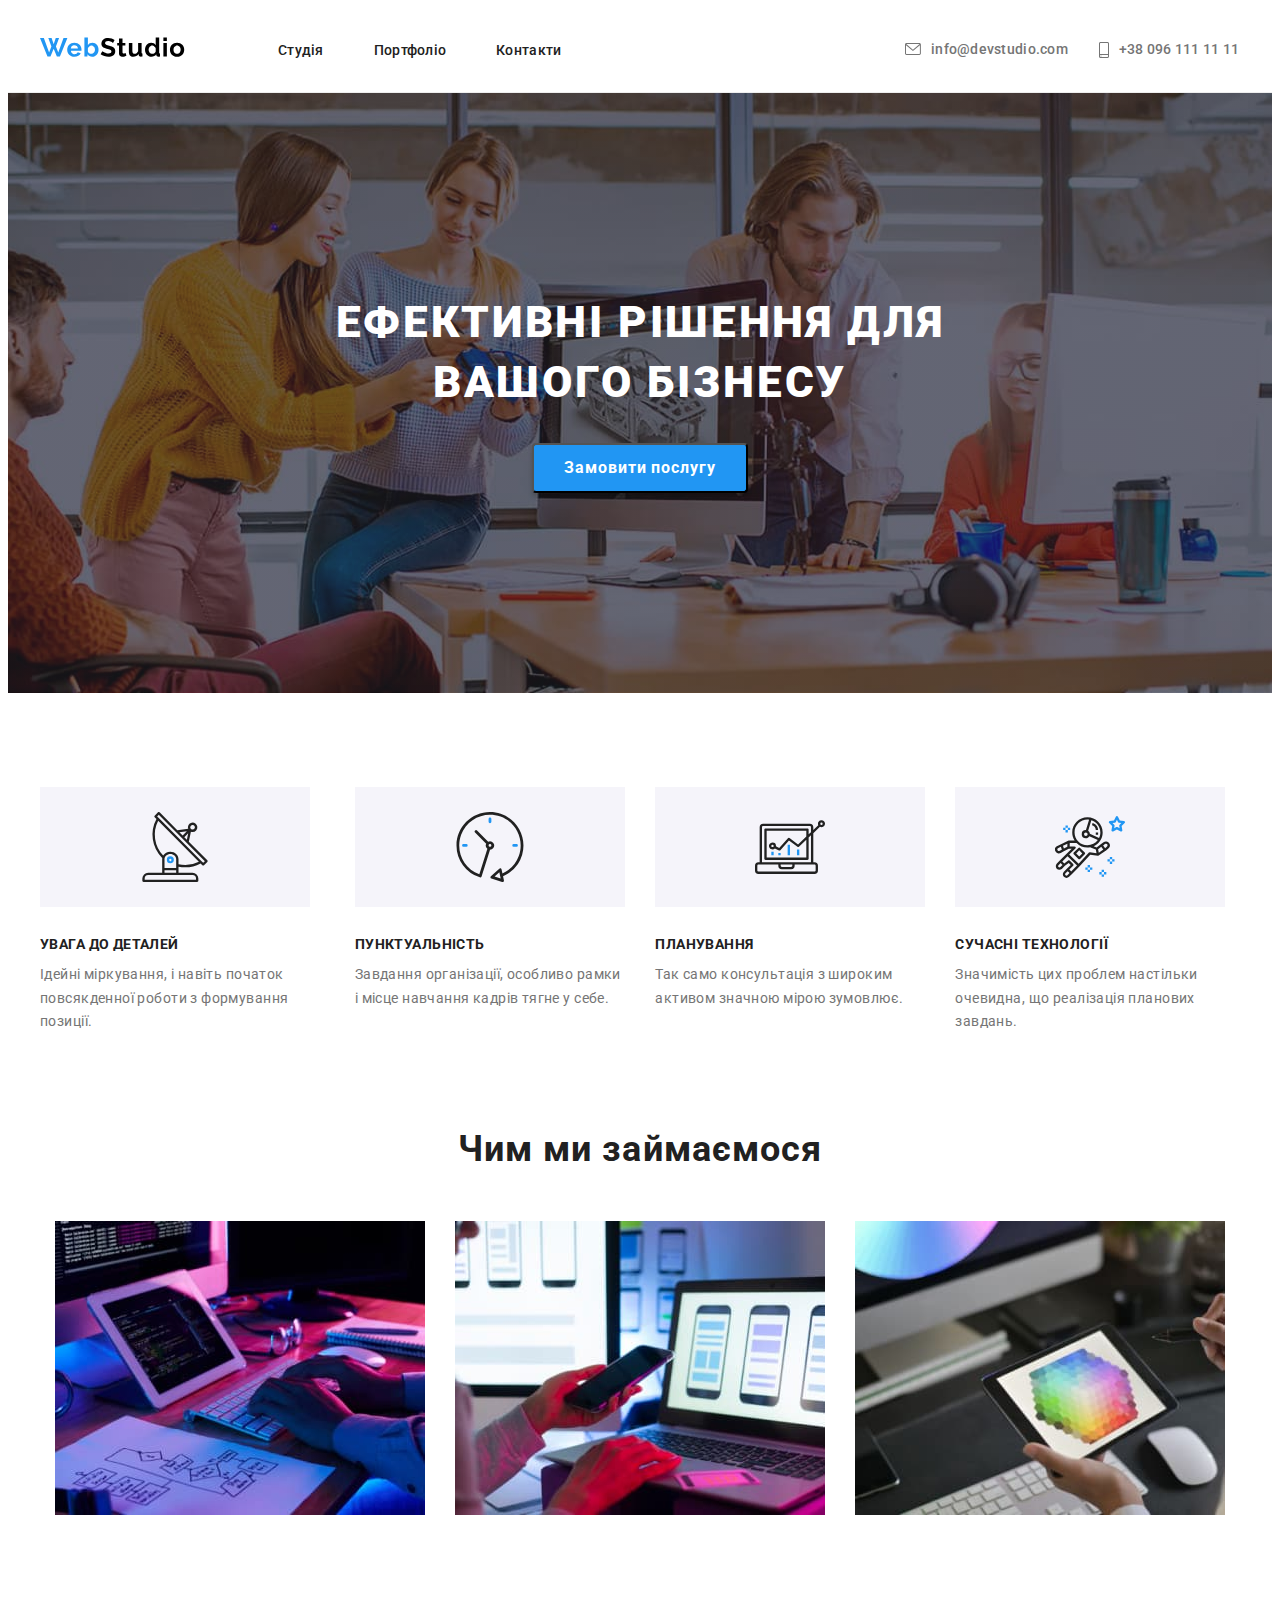
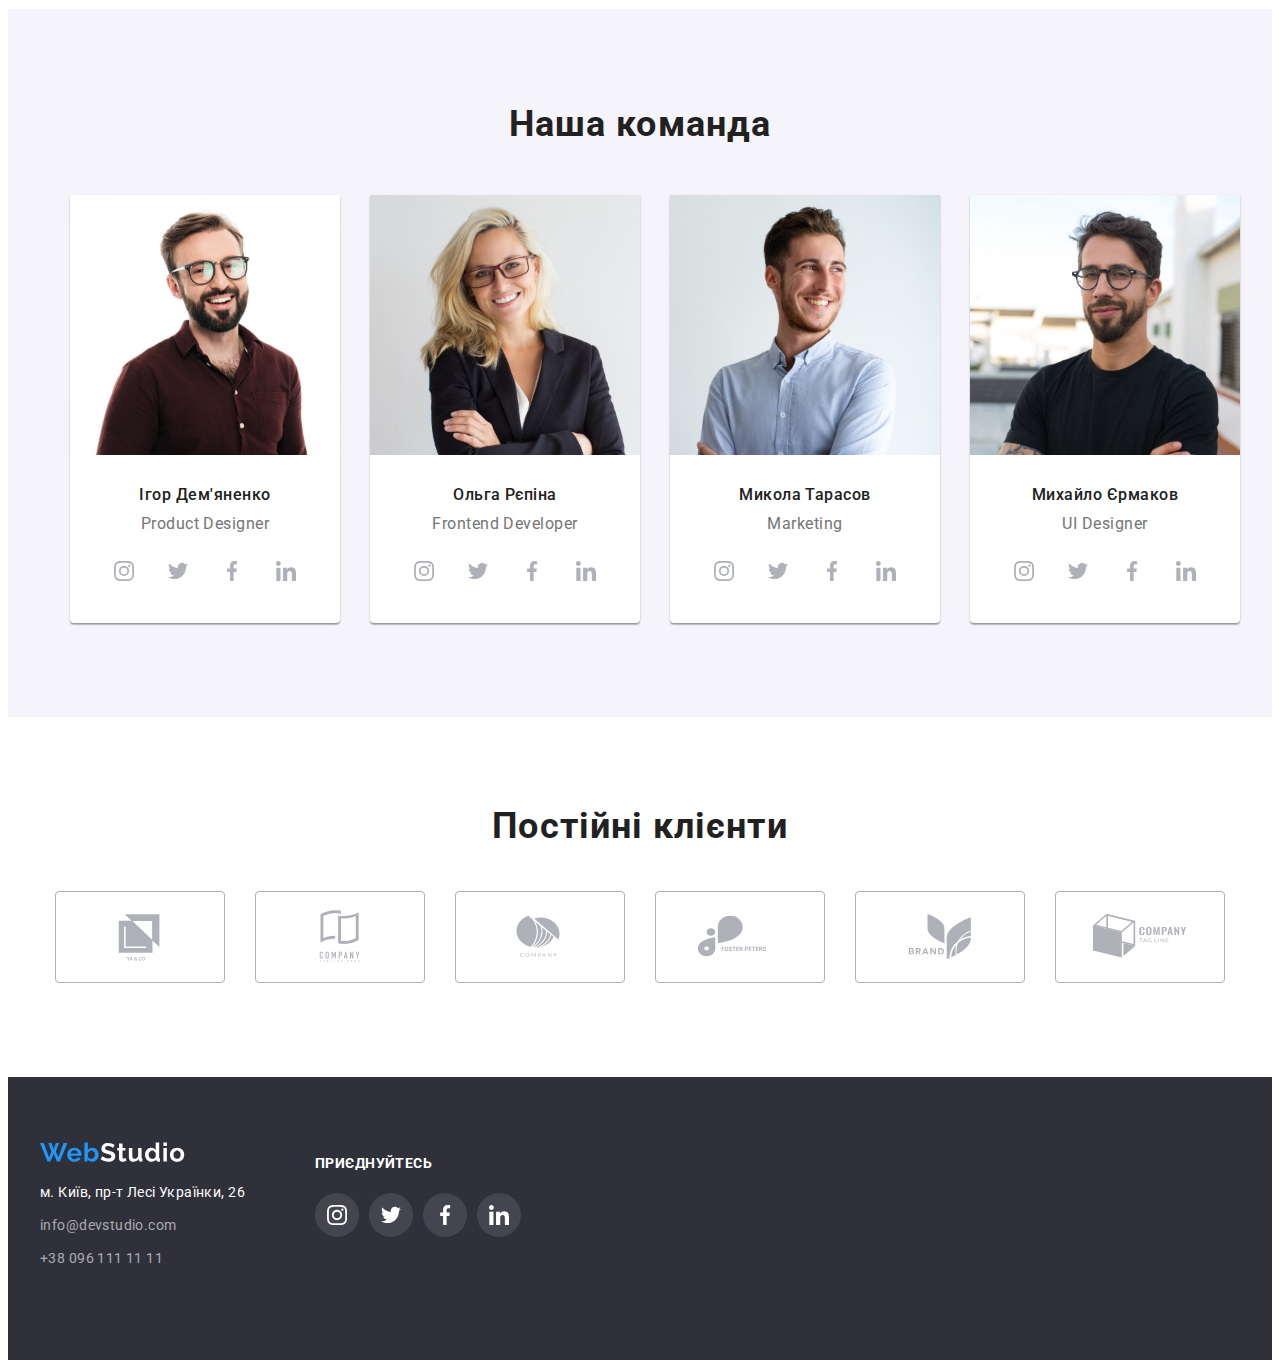
<file: index.html>
<!DOCTYPE html>
 <html lang="uk">
 <head>
    <meta charset="UTF-8">
    <meta http-equiv="X-UA-Compatible" content="IE=edge">
    <meta name="viewport" content="width=device-width, initial-scale=1.0">
    <title>Document</title>
    <link rel="preconnect" href="https://fonts.googleapis.com">
    <link rel="preconnect" href="https://fonts.gstatic.com" crossorigin>
    <link href="https://fonts.googleapis.com/css2?family=Raleway:wght@700&family=Roboto:wght@400;500;700;900&display=swap"
        rel="stylesheet">
        <link rel="stylesheet" href="https://cdnjs.cloudflare.com/ajax/libs/modern-normalize/1.1.0/modern-normalize.min.css"
            integrity="sha512-wpPYUAdjBVSE4KJnH1VR1HeZfpl1ub8YT/NKx4PuQ5NmX2tKuGu6U/JRp5y+Y8XG2tV+wKQpNHVUX03MfMFn9Q=="
            crossorigin="anonymous" referrerpolicy="no-referrer" />
        <link rel="stylesheet" href="./css/style.css">
 </head>
    <body>
        <header class="header">
            <!--Шапка-->
            <div class="container header-container">
                <nav class="header-navigation">
                    <a class="logo-left link" href="./index.html">
                        <svg class="header-logo" width="145" height="31">
                            <use href="./img/logo.svg#icon-header-logo"></use>
                        </svg>
                    </a>
                    <ul class="header-list list">
                        <li class="header-item">
                            <a class="header-link link" href="./index.html">Студія</a>
                        </li>
                        <li class="header-item">
                            <a class="header-link link" href="./portfolio.html">Портфоліо</a>
                        </li>
                        <li class="header-item">
                            <a class="header-link link" href="">Контакти</a>
                        </li>
                    </ul>
                </nav>
                <ul class="header-list2 list">
                    <li class="hdr-email">
                        <a class="header-email link" href="email:info@devstudio.com">info@devstudio.com
                            <svg class="mail-icon" widht="16" height="12">
                                <use class="envelope" href="./img/smar-env.svg#icon-envelope"></use>
                            </svg>
                        </a>
                    </li>
                    <li class="hdr-tel">
                        <a class="header-tel" href="tel:+38 096 111 11 11">+38 096 111 11 11
                            <svg class="tel-icon" widht="10" height="16">
                                <use href="./img/smar-env.svg#icon-smartphone"></use>
                            </svg>
                        </a>
                    </li>
                </ul>
            </div>
        </header>
        <main>
            <section class="hero">
                <!--Герой-->
                <div class="container">
                    <h1 class="hero-text">ЕФЕКТИВНІ РІШЕННЯ ДЛЯ ВАШОГО БІЗНЕСУ</h1>
                    <button class="hero-btn" type="button">Замовити послугу</button>
                </div>
            </section>
            <section class="hero2">
                <div class="container">
                    <ul class="hero2-list list">
                        <li>
                            <a class="hero2-link" href=""> <img src="./img/antenna.svg" alt=""></a>
                            <h3 class="hero2-main">УВАГА ДО ДЕТАЛЕЙ</h3>
                            <p class="hero2-item">Ідейні міркування, і навіть початок повсякденної роботи з формування позиції.</p>
                        </li>
                        <li>
                            <a class="hero2-link" href=""> <img src="./img/clock.svg" alt=""></a>
                            <h3 class="hero2-main">ПУНКТУАЛЬНІСТЬ</h3>
                            <p class="hero2-item">Завдання організації, особливо рамки і місце навчання кадрів тягне у себе.</p>
                        </li>
                        <li>
                            <a class="hero2-link" href=""> <img src="./img/diagram.svg" alt=""></a>
                            <h3 class="hero2-main">ПЛАНУВАННЯ</h3>
                            <p class="hero2-item">Так само консультація з широким активом значною мірою зумовлює.</p>                          
                        </li>
                        <li>
                            <a class="hero2-link" href=""> <img src="./img/astronaut.svg" alt=""></a>
                            <h3 class="hero2-main">СУЧАСНІ ТЕХНОЛОГІЇ</h3>
                            <p class="hero2-item">Значимість цих проблем настільки очевидна, що реалізація планових завдань.</p>                            
                        </li>      
                    </ul>
                </div>
            </section>
            <section class="about">
                <div class="container">
                    <h2 class="about-text">Чим ми займаємося</h2>
                    <ul class="about-list list">
                    <li class="about-item"><img src="./img/img1.jpg" alt="гарно" width="370" height="294"></li>
                    <li class="about-item"><img src="./img/img2.jpg" alt="робим" width="370" height="294"></li>
                    <li class="about-item"><img src="./img/img3.jpg" alt="фотошоп" width="370" height="294"></li>
                    </ul>
                </div>
            </section>
            <section class="team">
                <div class="container">
                    <h2 class="team-maintext">Наша команда</h2>
                    <ul class="team-list list">
                        <li class="team-members"><img src="./img/img4-min.jpg" alt="Ігор Дем'яненко" width="270" height="260">
                        <div class="team1">
                            <h3 class="team-toptext">Ігор Дем'яненко</h3>
                            <p class="team-bottomtext">Product Designer</p>
                            <ul class="soc-list list">
                                <li class="soc-item">
                                    <a class="soc-link" href="">
                                        <svg class="soc-icon" width="20" height="20">
                                        <use class="soc-icons" href="./img/symbol-defs.svg#icon-instagram"></use>
                                        </svg>
                                    </a>
                                </li>
                                <li class="soc-item">
                                    <a class="soc-link" href="">
                                        <svg class="soc-icon" width="20" height="20">
                                            <use class="soc-icons" href="./img/symbol-defs.svg#icon-twitter"></use>
                                        </svg>
                                    </a>
                                </li>
                                <li class="soc-item">
                                    <a class="soc-link" href="">
                                        <svg class="soc-icon" width="20" height="20">
                                            <use class="soc-icons" href="./img/symbol-defs.svg#icon-facebook"></use>
                                        </svg>
                                    </a>
                                </li>
                                <li class="soc-item">
                                    <a class="soc-link" href="">
                                        <svg class="soc-icon" width="20" height="20">
                                            <use class="soc-icons" href="./img/symbol-defs.svg#icon-linkedin"></use>
                                        </svg>
                                    </a>
                                </li>
                            </ul>
                        </div>
                    </li>
                        <li class="team-members"><img src="./img/img5-min.jpg" alt="Ольга Рєпіна" width="270" height="260">
                        <div class="team1">
                            <h3 class="team-toptext">Ольга Рєпіна</h3>
                            <p class="team-bottomtext">Frontend Developer</p>
                            <ul class="soc-list list">
                                <li class="soc-item">
                                    <a class="soc-link" href="">
                                        <svg class="soc-icon" width="20" height="20">
                                            <use href="./img/symbol-defs.svg#icon-instagram"></use>
                                        </svg>
                                    </a>
                                </li>
                                <li class="soc-item">
                                    <a class="soc-link" href="">
                                        <svg class="soc-icon" width="20" height="20">
                                            <use href="./img/symbol-defs.svg#icon-twitter"></use>
                                        </svg>
                                    </a>
                                </li>
                                <li class="soc-item">
                                    <a class="soc-link" href="">
                                        <svg class="soc-icon" width="20" height="20">
                                            <use href="./img/symbol-defs.svg#icon-facebook"></use>
                                        </svg>
                                    </a>
                                </li>
                                <li class="soc-item">
                                    <a class="soc-link" href="">
                                        <svg class="soc-icon" width="20" height="20">
                                            <use href="./img/symbol-defs.svg#icon-linkedin"></use>
                                        </svg>
                                    </a>
                                </li>
                            </ul>
                        </div>
                        </li>
                        <li class="team-members"><img src="./img/img6-min.jpg" alt="Микола Тарасов" width="270" height="260">
                        <div class="team1">
                            <h3 class="team-toptext">Микола Тарасов</h3>
                            <p class="team-bottomtext">Marketing</p>
                            <ul class="soc-list list">
                                <li class="soc-item">
                                    <a class="soc-link" href="">
                                        <svg class="soc-icon" width="20" height="20">
                                            <use href="./img/symbol-defs.svg#icon-instagram"></use>
                                        </svg>
                                    </a>
                                </li>
                                <li class="soc-item">
                                    <a class="soc-link" href="">
                                        <svg class="soc-icon" width="20" height="20">
                                            <use href="./img/symbol-defs.svg#icon-twitter"></use>
                                        </svg>
                                    </a>
                                </li>
                                <li class="soc-item">
                                    <a class="soc-link" href="">
                                        <svg class="soc-icon" width="20" height="20">
                                            <use href="./img/symbol-defs.svg#icon-facebook"></use>
                                        </svg>
                                    </a>
                                </li>
                                <li class="soc-item">
                                    <a class="soc-link" href="">
                                        <svg class="soc-icon" width="20" height="20">
                                            <use href="./img/symbol-defs.svg#icon-linkedin"></use>
                                        </svg>
                                    </a>
                                </li>
                            </ul>
                        </div>
                        </li>
                        <li class="team-members"><img src="./img/img7-min.jpg" alt="Михайло Єрмаков" width="270" height="260">
                        <div class="team1">
                            <h3 class="team-toptext">Михайло Єрмаков</h3>
                            <p class="team-bottomtext">UI Designer</p>
                            <ul class="soc-list list">
                                <li class="soc-item">
                                    <a class="soc-link" href="">
                                        <svg class="soc-icon" width="20" height="20">
                                            <use href="./img/symbol-defs.svg#icon-instagram"></use>
                                        </svg>
                                    </a>
                                </li>
                                <li class="soc-item">
                                    <a class="soc-link" href="">
                                        <svg class="soc-icon" width="20" height="20">
                                            <use href="./img/symbol-defs.svg#icon-twitter"></use>
                                        </svg>
                                    </a>
                                </li>
                                <li class="soc-item">
                                    <a class="soc-link" href="">
                                        <svg class="soc-icon" width="20" height="20">
                                            <use href="./img/symbol-defs.svg#icon-facebook"></use>
                                        </svg>
                                    </a>
                                </li>
                                <li class="soc-item">
                                    <a class="soc-link" href="">
                                        <svg class="soc-icon" width="20" height="20">
                                            <use href="./img/symbol-defs.svg#icon-linkedin"></use>
                                        </svg>
                                    </a>
                                </li>
                            </ul>
                        </div>
                        </li>
                    </ul>
                </div>
            </section>
            <section class="clients">
            <div class="container list">
                <h2 class="clients-maintext">Постійні клієнти</h2>
                <ul class="clients-list list">
                <li class="clients-item">
                    <a class="clients-logo" href="">
                    <svg class="clients-icon" width="106" height="60">
                        <use class="clients-icons" href="./img/symbol-defs2.svg#icon-Logo1"></use>
                    </svg>
                    </a>
                </li>
                <li class="clients-item">
                    <a class="clients-logo" href="">
                    <svg class="clients-icon" width="106" height="60">
                        <use class="clients-icons" href="./img/symbol-defs2.svg#icon-Logo2"></use>
                    </svg>
                    </a>
                </li>
                <li class="clients-item">
                    <a class="clients-logo" href="">
                    <svg class="clients-icon" width="106" height="60">
                        <use class="clients-icons" href="./img/symbol-defs2.svg#icon-Logo3"></use>
                    </svg>
                    </a>
                </li>
                <li class="clients-item">
                    <a class="clients-logo" href="">
                    <svg class="clients-icon" width="106" height="60">
                        <use class="clients-icons" href="./img/symbol-defs2.svg#icon-Logo4"></use>
                    </svg>
                    </a>
                </li>
                <li class="clients-item">
                    <a class="clients-logo" href="">
                    <svg class="clients-icon" width="106" height="60">
                        <use class="clients-icons" href="./img/symbol-defs2.svg#icon-Logo5"></use>
                    </svg>
                    </a>
                </li>
                <li class="clients-item">
                    <a class="clients-logo" href="">
                    <svg class="clients-icon" width="106" height="60">
                        <use class="clients-icons" href="./img/symbol-defs2.svg#icon-Logo6"></use>
                    </svg>
                    </a>
                </li>
                </ul>
            </div>
            </section>
         </main>
         <footer class="footer">
                <div class="container ftr-container">
                        <div class="ftr-logo">
                            <a class="footer-logo link" href="./index.html">                                
                                <svg class="footer-logoicon" width="145" height="31">
                                    <use href="./img/logo.svg#icon-footer-logo"></use>
                                </svg>
                            </a>                        
                <ul class="footer-list list">
                    <li class="footer-item"><a class="footer-map link" href="https://goo.gl/maps/kYYPEekxgbU7nX6b8">м. Київ, пр-т Лесі Українки, 26</a></li>
                    <li class="footer-item"><a class="footer-email link" href="email:info@devstudio.com">info@devstudio.com</a></li>
                    <li class="footer-item"><a class="footer-tel link" href="tel:+38 096 111 11 11">+38 096 111 11 11</a></li>
                </ul></div>                               
                    <div class="footer-social">
                        <h3 class="footer-soctext">ПРИЄДНУЙТЕСЬ</h3>
                     <ul class="footer-soc list">                         
                         <li class="footer-socitem">
                         <a class="footer-link" href="">
                         <svg class="footer-icon" width="20" height="20">
                            <use class="footer-icons" href="./img/footer.svg#icon-instagram-2"></use>
                         </svg>
                         </a>
                         </li>
                         <li class="footer-socitem">
                         <a class="footer-link" href="">
                         <svg class="footer-icon" width="20" height="20">
                            <use class="footer-icons" href="./img/footer.svg#icon-twitter2"></use>
                         </svg>
                         </a>
                         </li>
                         <li class="footer-socitem">
                         <a class="footer-link" href="">
                         <svg class="footer-icon" width="20" height="20">
                            <use class="footer-icons" href="./img/footer.svg#icon-facebook2"></use>
                         </svg>
                         </a>
                         </li>
                         <li class="footer-socitem">
                         <a class="footer-link" href="">
                         <svg class="footer-icon" width="20" height="20">
                            <use class="footer-icons" href="./img/footer.svg#icon-linkedin2"></use>
                         </svg>
                         </a>
                         </li>
                     </ul>
                    </div>
                
         </footer>
        </body>
</html>
</file>
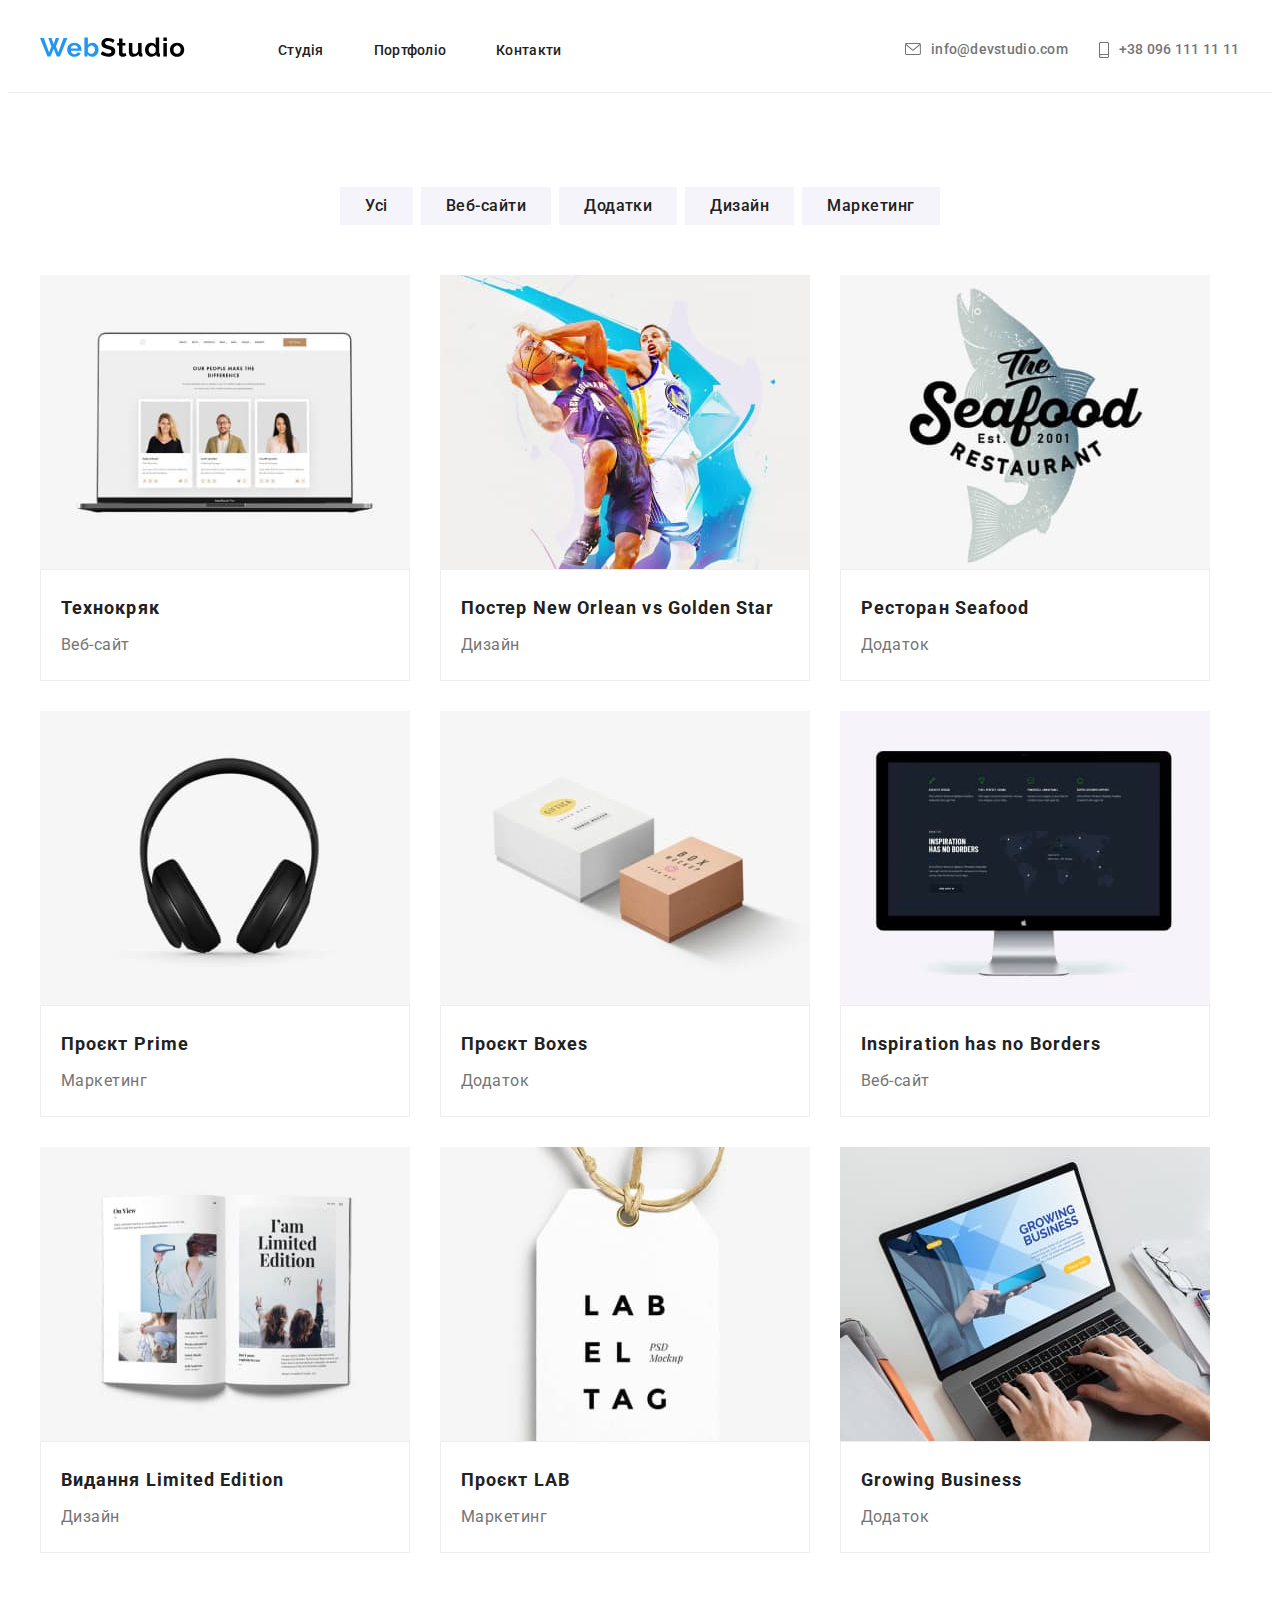
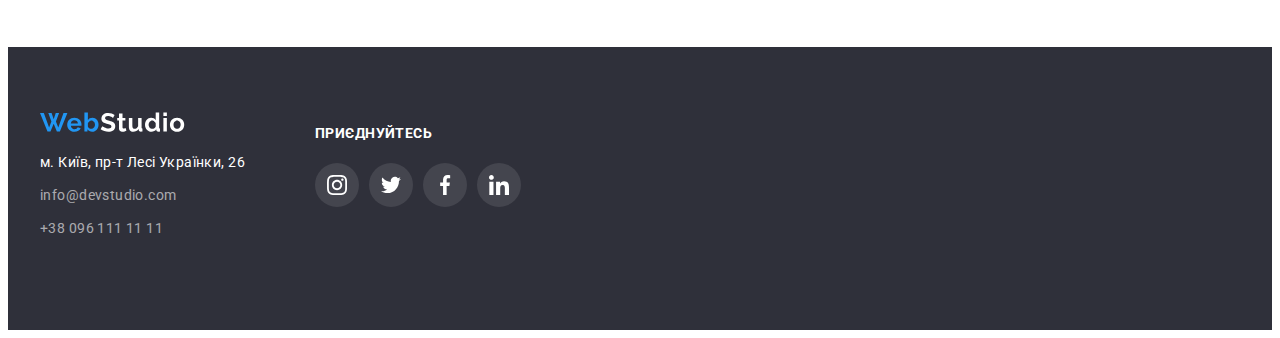
<file: portfolio.html>
<!DOCTYPE html>
<html lang="en">
<head>
    <meta charset="UTF-8">
    <meta http-equiv="X-UA-Compatible" content="IE=edge">
    <meta name="viewport" content="width=device-width, initial-scale=1.0">
    <title>Document</title>
    <link rel="preconnect" href="https://fonts.googleapis.com">
    <link rel="preconnect" href="https://fonts.gstatic.com" crossorigin>
    <link href="https://fonts.googleapis.com/css2?family=Raleway:wght@700&family=Roboto:wght@400;500;700;900&display=swap"
        rel="stylesheet">
        <link rel="stylesheet" href="https://cdnjs.cloudflare.com/ajax/libs/modern-normalize/1.1.0/modern-normalize.min.css"
            integrity="sha512-wpPYUAdjBVSE4KJnH1VR1HeZfpl1ub8YT/NKx4PuQ5NmX2tKuGu6U/JRp5y+Y8XG2tV+wKQpNHVUX03MfMFn9Q=="
            crossorigin="anonymous" referrerpolicy="no-referrer" />
    <link rel="stylesheet" href="./css/style.css">
</head>
<body>
    <header class="header">
        <!--Шапка-->
        <div class="container header-container">
            <nav class="header-navigation">
                <a class="logo-left link" href="./index.html">
                    <svg class="header-logo" width="145" height="31">
                        <use href="./img/logo.svg#icon-header-logo"></use>
                    </svg>
                </a>
                <ul class="header-list list">
                    <li class="header-item">
                        <a class="header-link link" href="./index.html">Студія</a>
                    </li>
                    <li class="header-item">
                        <a class="header-link link" href="./portfolio.html">Портфоліо</a>
                    </li>
                    <li class="header-item">
                        <a class="header-link link" href="">Контакти</a>
                    </li>
                </ul>
            </nav>
            <ul class="header-list2 list">
                <li class="hdr-email">
                    <a class="header-email link" href="email:info@devstudio.com">info@devstudio.com
                        <svg class="mail-icon" widht="16" height="12">
                            <use class="envelope" href="./img/smar-env.svg#icon-envelope"></use>
                        </svg>
                    </a>
                </li>
                <li class="hdr-tel">
                    <a class="header-tel" href="tel:+38 096 111 11 11">+38 096 111 11 11
                        <svg class="tel-icon" widht="10" height="16">
                            <use href="./img/smar-env.svg#icon-smartphone"></use>
                        </svg>
                    </a>
                </li>
            </ul>
        </div>
    </header>
    <main>
    <section class="projects">
        <div class="container">
            <ul class="infobar-buttons list">            
                <li><button class="infobar-btn" type="button">Усі</button></li>
                <li><button class="infobar-btn" type="button">Веб-сайти</button></li>
                <li><button class="infobar-btn" type="button">Додатки</button></li>
                <li><button class="infobar-btn" type="button">Дизайн</button></li>
                <li><button class="infobar-btn" type="button">Маркетинг</button></li>
            </ul>
            <ul class="projects-list list">
                <li class="projects-item"> <img src="./img/port1.jpg" alt="Технокряк" width="370" height="294">
                <div class="project1">
                    <h3 class="projects-toptext">Технокряк</h3>
                    <p class="projects-bottomtext">Веб-сайт</p>
                </div></li>
                <li class="projects-item"> <img src="./img/port2.jpg" alt="Постер New Orlean vs Golden Star" width="370" height="294">
                <div class="project1">
                    <h3 class="projects-toptext">Постер New Orlean vs Golden Star</h3>
                    <p class="projects-bottomtext">Дизайн</p>
                </p></li>
                <li class="projects-item"> <img src="./img/port3.jpg" alt="Ресторан Seafood" width="370" height="294">
                <div class="project1">
                    <h3 class="projects-toptext">Ресторан Seafood</h3>
                    <p class="projects-bottomtext">Додаток</p>
                </p></li>
                <li class="projects-item"> <img src="./img/port4.jpg" alt="Проєкт Prime" width="370" height="294">
                <div class="project1">
                    <h3 class="projects-toptext">Проєкт Prime</h3>
                    <p class="projects-bottomtext">Маркетинг</p>
                </p></li>
                <li class="projects-item"> <img src="./img/port5.jpg" alt="Проєкт Boxes" width="370" height="294">
                <div class="project1">
                    <h3 class="projects-toptext">Проєкт Boxes</h3>
                    <p class="projects-bottomtext">Додаток</p>
                </p></li>
                <li class="projects-item"> <img src="./img/port6.jpg" alt="Inspiration has no Borders" width="370" height="294">
                <div class="project1">
                    <h3 class="projects-toptext">Inspiration has no Borders</h3>
                    <p class="projects-bottomtext">Веб-сайт</p>
                </p></li>
                <li class="projects-item"> <img src="./img/port7.jpg" alt="Видання Limited Edition" width="370" height="294">
                <div class="project1">
                    <h3 class="projects-toptext">Видання Limited Edition</h3>
                    <p class="projects-bottomtext">Дизайн</p>
                </p></li>
                <li class="projects-item"> <img src="./img/port8.jpg" alt="Проєкт LAB" width="370" height="294">
                <div class="project1">
                    <h3 class="projects-toptext">Проєкт LAB</h3>
                    <p class="projects-bottomtext">Маркетинг</p>
                </p></li>
                <li class="projects-item"> <img src="./img/port9.jpg" alt="Growing Business" width="370" height="294">
                <div class="project1">
                    <h3 class="projects-toptext">Growing Business</h3>
                    <p class="projects-bottomtext">Додаток</p>
                </p></li>
            </ul>
        </div>
    </section>
    </main>
        <footer class="footer">
            <div class="container ftr-container">
                <div class="ftr-logo">
                    <a class="footer-logo link" href="./index.html">
                        <svg class="footer-logoicon" width="145" height="31">
                            <use href="./img/logo.svg#icon-footer-logo"></use>
                        </svg>
                    </a>
                    <ul class="footer-list list">
                        <li class="footer-item"><a class="footer-map link" href="https://goo.gl/maps/kYYPEekxgbU7nX6b8">м. Київ,
                                пр-т Лесі Українки, 26</a></li>
                        <li class="footer-item"><a class="footer-email link"
                                href="email:info@devstudio.com">info@devstudio.com</a></li>
                        <li class="footer-item"><a class="footer-tel link" href="tel:+38 096 111 11 11">+38 096 111 11 11</a>
                        </li>
                    </ul>
                </div>
                <div class="footer-social">
                    <h3 class="footer-soctext">ПРИЄДНУЙТЕСЬ</h3>
                    <ul class="footer-soc list">
                        <li class="footer-socitem">
                            <a class="footer-link" href="">
                                <svg class="footer-icon" width="20" height="20">
                                    <use class="footer-icons" href="./img/footer.svg#icon-instagram-2"></use>
                                </svg>
                            </a>
                        </li>
                        <li class="footer-socitem">
                            <a class="footer-link" href="">
                                <svg class="footer-icon" width="20" height="20">
                                    <use class="footer-icons" href="./img/footer.svg#icon-twitter2"></use>
                                </svg>
                            </a>
                        </li>
                        <li class="footer-socitem">
                            <a class="footer-link" href="">
                                <svg class="footer-icon" width="20" height="20">
                                    <use class="footer-icons" href="./img/footer.svg#icon-facebook2"></use>
                                </svg>
                            </a>
                        </li>
                        <li class="footer-socitem">
                            <a class="footer-link" href="">
                                <svg class="footer-icon" width="20" height="20">
                                    <use class="footer-icons" href="./img/footer.svg#icon-linkedin2"></use>
                                </svg>
                            </a>
                        </li>
                    </ul>
                </div>
        
        </footer>
</body>
</html>
</file>
<file: css/style.css>
@font-face {
    font-family: "Raleway";
    src: url(../fonts/Raleway-Bold.ttf);
}
:root {
    --button-color: #2196F3;
    --font-grey: #757575;
    --font-black: #212121;
    --font-white: #FFFFFF;       
}
p, h1, h2, h3, h4, h5, h6 {
    margin: 0;
}
ul, ol {
    margin: 0;
    padding-left: 0;
}
button {
    cursor: pointer;
}
img {
    display: block;
}

body {
    font-family: 'Roboto', sans-serif;    
    color: #212121;
    }   
    
    .list {
        list-style: none;
    }
    .link {
        text-decoration: none;
    }
    .container {
        width: 1200px;
        padding-left: 15px;
        padding-right: 15px;
        margin: 0 auto;
    }
    /* ---------HEADER-------- */
    .header {
        padding-bottom:25px;
        padding-top: 24px;
        border-bottom: 1px solid #EEEEEE;
    }
    .header-navigation {
        display: flex;
    }
    .header-container {
        display: flex;
        align-items: center;

    }
    .header-list {
        display: flex;
        align-items: center;
        gap: 50px;
    }
    .header-list2 {
        display: flex;
        margin-left: auto;
        gap: 30px;
        
    }
    .logo-left {
        margin-right: 93px;
    }
    
    .header-link {
        font-weight: 500;
        font-size: 14px;
        line-height: 1.14;
        letter-spacing: 0.02em;
        color: var(--font-black);
    }
    .header-link:hover, 
    .header-link:focus {
        color: var(--button-color); 
    }
    .header-tel {
        text-decoration: none;
        font-weight: 500;
        font-size: 14px;
        line-height: 1.14;
        letter-spacing: 0.02em;        
        color: #757575;
        display: flex;
        flex-direction: row-reverse;
        gap: 10px;
        justify-content: center;
        align-items: center;
    }
    .header-tel:hover, .header-tel:focus {
        color: var(--button-color);
    }
    .header-email {
        font-weight: 500;
        font-size: 14px;
        line-height: 1.14;
        letter-spacing: 0.02em;        
        color: #757575;
        display: flex;
        flex-direction: row-reverse;
        gap: 10px;
        justify-content: center;
        align-items: center;
    }
    .header-email:hover, .header-email:focus {
        color: var(--button-color);
    }      
      
    .hdr-tel {
        display: flex;
        justify-content: center;
        align-items: center;
        gap: 10px;
        width: 142px;
        height: 16px;
        
    }
    
    .mail-icon {
        width: 16px;
        height: 12px;
        fill: currentColor;               
    }           
    .tel-icon {
        width: 10px;
        height: 16px;
        fill: currentColor;             
    }    
    
        /* ---------HEADER-------- */
        /* ---------HERO---------- */
    .hero {
            padding-top: 200px;
            padding-bottom: 200px;
        }
        
    .hero, .hero-btn {
        background-color: #2F303A;
        background-image: linear-gradient(rgba(47, 48, 58, 0.4), rgba(47, 48, 58, 0.4)), url(../img/hero-bg.jpg);
        background-repeat: no-repeat;
        background-position: center;
        background-size: cover;
        display: block;
        margin: 0px auto;
        }
    .hero-btn {
        font-family: inherit;        
        font-weight: 700;
        font-size: 16px;
        line-height: 1.88;
        letter-spacing: 0.06em;        
        color: #FFFFFF;
        cursor: pointer;
        display: block;
        margin: 0px auto;
        background: #2196F3;
        box-shadow: 0px 4px 4px rgba(0, 0, 0, 0.15);
        border-radius: 4px;
        min-width: 216px;
        height: 50px;
        left: 692px;
        top: 470px;
    }
    .hero-text {
        font-weight: 900;
        font-size: 44px;
        line-height: 1.36;
        letter-spacing: 0.06em;
        text-transform: uppercase;        
        color: #FFFFFF;
        margin-bottom: 30px;
        margin-right: auto;
        margin-left: auto;
        max-width: 696px;
        text-align: center;        
                    
        }
        
        /* ---------HERO---------- */
        /* ---------HERO2--------- */
        .hero2 {
            padding-top: 94px;
        
        }
        .hero2-list {
            display: flex;
            gap: 30px;
        }
    
    .hero2-main {
        font-weight: 700;
        font-size: 14px;
        line-height: 1.14;
        letter-spacing: 0.03em;
        text-transform: uppercase;
        margin-bottom: 10px;            
        color: var(--font-black);
        }               
    .hero2-item {
        font-size: 14px;
        line-height: 1.71;                    
        letter-spacing: 0.03em;            
        color: var(--font-grey);
        min-width: 270px;
        }
        .hero2-link {
            display: flex;
            align-items: center;
            justify-content: center;
            gap: 30px;
            margin-bottom: 30px;
            background-color: #F5F4FA;
            width: 270px;
            height: 120px;
        }
        
        /* ---------HERO2---------- */
        /* ---------ABOUT---------- */
        .about {
            padding-top: 94px;
            padding-bottom: 94px;
        }
        .about-list {
            display: flex;
            justify-content: center;
            gap: 30px;
        }
    .about-text {
        font-weight: 700;
        font-size: 36px;
        line-height: 1.17;
        letter-spacing: 0.03em;        
        color: var(--font-black);
        margin-bottom: 50px;
        text-align: center;
    }
        /* ---------INFO---------- */
        /* ---------TEAM---------- */
        .team {
            padding-top: 94px;
            padding-bottom: 94px;
        }
    .team-list {
        display: flex;
        gap: 30px;
        justify-content: flex-end; 
    }           
    .team-maintext {
        font-weight: 700;
        font-size: 36px;
        line-height: 1.17;
        letter-spacing: 0.03em;        
        color: var(--font-black);
        margin-bottom: 50px;
        text-align: center;
                        
    }     
     
    .team-toptext {
        font-weight: 500;
        font-size: 16px;
        line-height: 1.19;             
        letter-spacing: 0.03em;
        color: var(--font-black);
        text-align: center;
        margin-bottom: 10px;
    }    
    .team-bottomtext {        
        font-size: 16px;
        line-height: 1.19;               
        letter-spacing: 0.03em;
        color: var(--font-grey);
        text-align: center;
    }
    .team1 {
        padding-top: 30px;
        padding-bottom: 30px;
    }
    .soc-link {
        width: 44px;
        height: 44px;
        border-radius: 50%;
        display: flex;
        align-items: center;
        justify-content: center;
        color: #FFFFFF;
        margin-top: 16px;
    }
            
    .soc-list {
        display: flex;
        align-items: center;        
        gap: 10px;
        justify-content: center;
    }
    .soc-icon {
        fill: #afb1b8;
    }
    .soc-link:hover, .soc-link:focus {
        background-color: var(--button-color);
    }
    .soc-link:hover .soc-icon, 
    .soc-link:focus .soc-icon {
        background-color: var(--button-color);
        fill: #FFFFFF;
    }
    
    .team {
        background-color: #F5F4FA;
    }
    .team-members {
        background-color: #FFFFFF;
        box-shadow: 0px 1px 3px rgba(0, 0, 0, 0.12), 
        0px 1px 1px rgba(0, 0, 0, 0.14), 0px 2px 1px rgba(0, 0, 0, 0.2);
        border-radius: 0px 0px 4px 4px;
    }
    
             
        /* ---------TEAM---------- */
        /*--------Clients------*/
        .clients {
        padding-top: 94px;
        padding-bottom: 94px;
                
        }
        .clients-maintext {
        font-weight: 700;
        font-size: 36px;
        line-height: 0.85;
        letter-spacing: 0.03em;
        margin-bottom: 50px;
        text-align: center;
        }
        .clients-logo {
        display: flex;
        align-items: center;
        justify-content: center;
        gap: 30px;
        box-sizing: border-box;
        border: 1px solid #AFB1B8;
        border-radius: 4px;
        width: 170px;
        height: 92px;
        left: 615px;
        top: 2490px;
        color: #afb1b8;
        }
        .clients-icon {
            fill: currentColor;
        }
        .clients-logo:hover, .clients-logo:focus {
            background-color: #FFFFFF;
            color: var(--button-color);
            border-color: var(--button-color);
        }
        .clients-list {
        display: flex;
        justify-content: center;
        gap: 30px;
        }
         
        
               
        /*--------Clients------*/
        /* ---------FOOTER---------- */
    
    .footer {
        background-color: #2F303A;
        padding-top: 60px;
        padding-bottom: 60px;        
    }
    .ftr-container {
        display: flex;
        align-items: baseline;
    }   
          
    .footer-map {
        font-size: 14px;
        letter-spacing: 0.03em;    
        line-height: 1.71;       
        color: #FFFFFF;
        margin-top: 20px;
    }    
    .footer-email {        
        font-size: 14px;
        line-height: 1.71;            
        letter-spacing: 0.03em;        
        color: rgba(255, 255, 255, 0.6);                       
    }
    
    .footer-tel {        
        font-size: 14px;
        line-height: 1.71;
        letter-spacing: 0.03em;
        color: rgba(255, 255, 255, 0.6);
    }
    .ftr-logo {
        margin-bottom: 20px;        
        flex-direction: column;
    }
    .footer-item {
        margin-top: 9px;
        margin-bottom: 9px;
    }
    .footer-soctext {        
        width: 116px;
        height: 16px;
        left: 516px;
        top: 2748px;
        font-family: 'Roboto';
        font-style: normal;
        font-weight: 700;
        font-size: 14px;
        line-height: 0.87;
        letter-spacing: 0.03em;
        text-transform: uppercase;
        color: #FFFFFF;
        margin-bottom: 20px;       
    }
    .footer-soc {
        display: flex;
        gap: 10px;        
    }  
    .footer-link {
        width: 44px;
        height: 44px;
        border-radius: 50%;
        display: flex;
        align-items: center;
        justify-content: center;
        background-color: rgba(255, 255, 255, 0.1);        
        }
    .footer-social {
        margin-left: 70px;
        
    }
       
    .footer-socitem :hover,
    .footer-socitem :focus {
        background-color: var(--button-color);
        }
        /* ---------FOOTER---------- */
        /* ---------INFOBAR---------- */
    .infobar-btn:hover,
    .infobar-btn:focus {
        background-color: var(--button-color);
        color: #FFFFFF;
        box-shadow: 0px 3px 1px rgba(0, 0, 0, 0.1), 0px 1px 2px rgba(0, 0, 0, 0.08), 0px 2px 2px rgba(0, 0, 0, 0.12);
        border-radius: 4px;
    }
    .infobar-btn {
        font-family: inherit;
        font-weight: 500;
        font-size: 16px;
        line-height: 1.62;
        letter-spacing: 0.03em;
        color: var(--font-black);
        cursor: pointer;                  
        background: #F5F4FA;
        border: none;
        padding-top: 6px;
        padding-bottom: 6px;
        padding-right: 25px;
        padding-left: 25px;
        
    }
    .infobar-buttons {
        margin-bottom: 50px;
        display: flex;
        justify-content: center;
        gap: 8px;
                
    }
             
        /* ---------INFOBAR---------- */
        /* ---------PROJECTS---------- */
    .projects {
        padding-top: 94px;
        padding-bottom: 94px;
    }
    .projects-list {
        display: flex;
        flex-wrap: wrap;
        gap: 30px;             
                
    }
    .projects-item {
        width: calc((100% - 60) / 3);
    }
    .projects-item:hover, .projects-item:focus {
        background: #FFFFFF;
        box-shadow: 0px 1px 1px rgba(0, 0, 0, 0.12), 0px 4px 4px rgba(0, 0, 0, 0.06), 
        1px 4px 6px rgba(0, 0, 0, 0.16);
    }    
       
    .projects-toptext {
        font-weight: 700;
        font-size: 18px;
        line-height: 2;               
        letter-spacing: 0.06em;        
        color: var(--font-black);
        margin-bottom: 4px;       
        
    }
    
    .projects-bottomtext {        
        font-size: 16px;
        line-height: 1.88;               
        letter-spacing: 0.03em;        
        color: var(--font-grey);        
        
    }
    .project1 {
        padding: 20px 20px 20px 20px;
        border: 1px solid #EEEEEE;
    }
    /* --------PROJECTS--------- */
</file>
